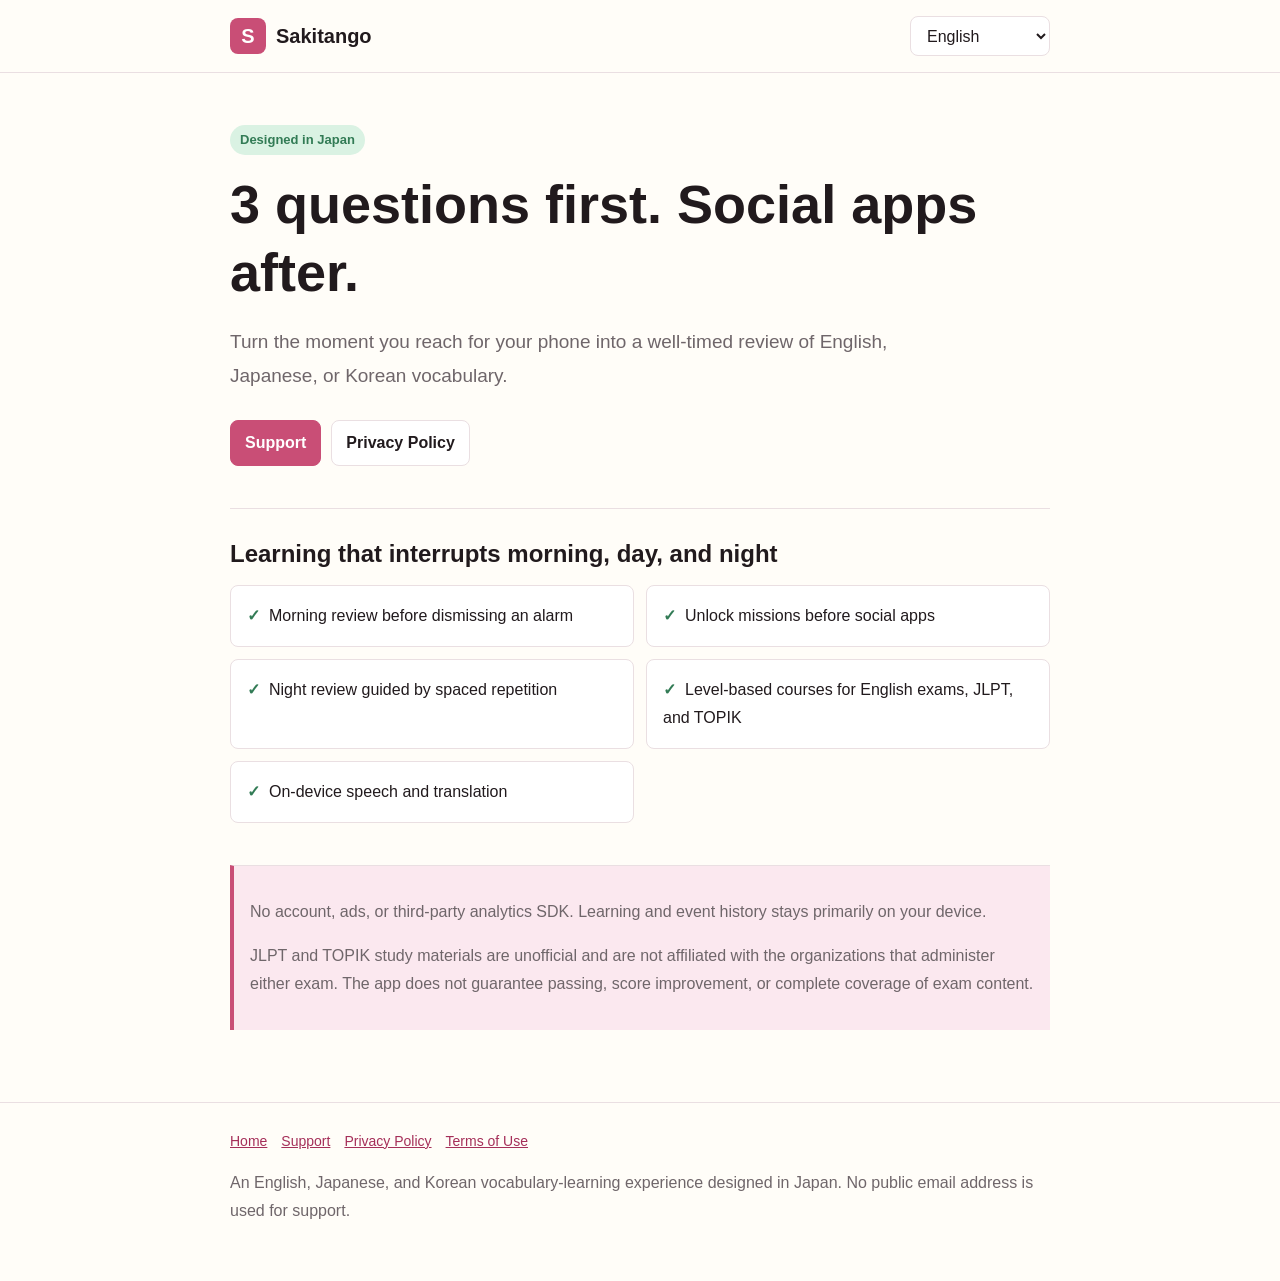
<file: index.html>
<!doctype html>
<html lang="ja">
<head>
  <meta charset="utf-8">
  <meta name="viewport" content="width=device-width, initial-scale=1">
  <meta name="description" content="サキタンゴは、スマホを開く瞬間を英語・日本語・韓国語の語彙学習に変えるiOSアプリです。">
  <title>サキタンゴ</title>
  <link rel="stylesheet" href="./site.css">
</head>
<body data-page="index">
  <header class="site-header"><div class="header-inner"><a class="brand" href="./index.html"><span class="brand-mark">S</span><span>サキタンゴ</span></a><select id="language-picker" aria-label="Language"></select></div></header>
  <main id="content">
    <span class="eyebrow">日本で企画・設計</span>
    <h1>先に3問。あとでSNS。</h1>
    <p class="lede">スマホを開く瞬間を、英語・日本語・韓国語の忘れかけた単語を復習するタイミングに変えます。</p>
  </main>
  <footer><div class="footer-inner"><div class="footer-links" id="footer-links"></div><p id="footer-note"></p></div></footer>
  <script src="./site-i18n.js"></script>
</body>
</html>
</file>
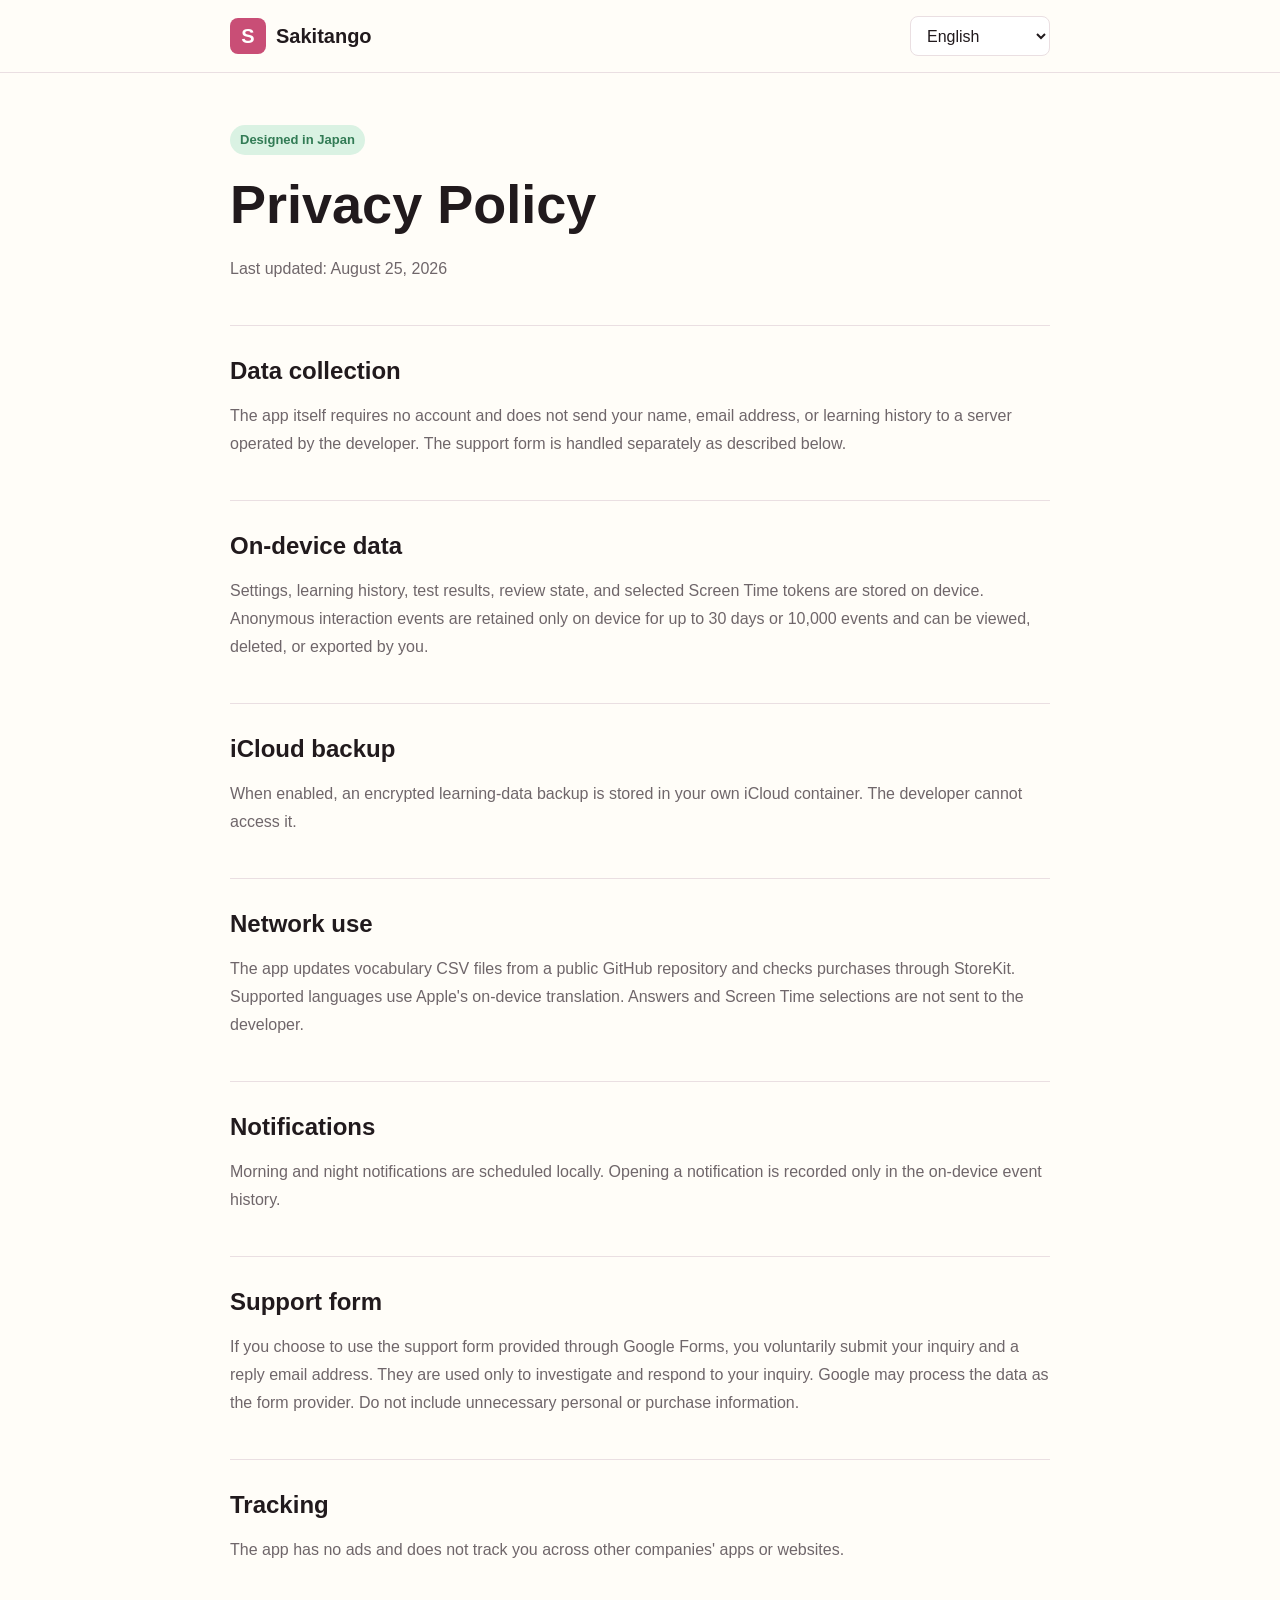
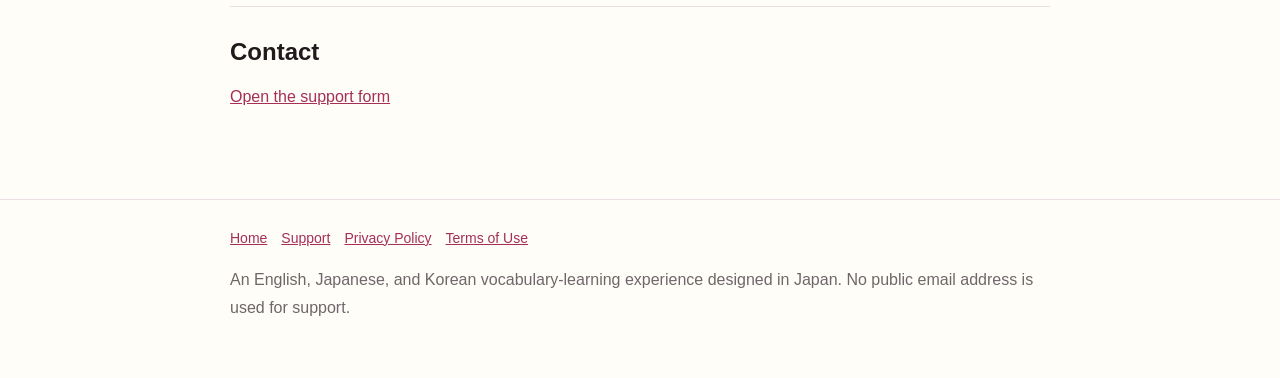
<file: privacy.html>
<!doctype html>
<html lang="ja">
<head>
  <meta charset="utf-8">
  <meta name="viewport" content="width=device-width, initial-scale=1">
  <title>サキタンゴ プライバシーポリシー</title>
  <link rel="stylesheet" href="./site.css">
</head>
<body data-page="privacy">
  <header class="site-header"><div class="header-inner"><a class="brand" href="./index.html"><span class="brand-mark">S</span><span>サキタンゴ</span></a><select id="language-picker" aria-label="Language"></select></div></header>
  <main id="content"><h1>プライバシーポリシー</h1><p>最終更新日: 2026年8月17日</p></main>
  <footer><div class="footer-inner"><div class="footer-links" id="footer-links"></div><p id="footer-note"></p></div></footer>
  <script src="./site-i18n.js"></script>
</body>
</html>
</file>
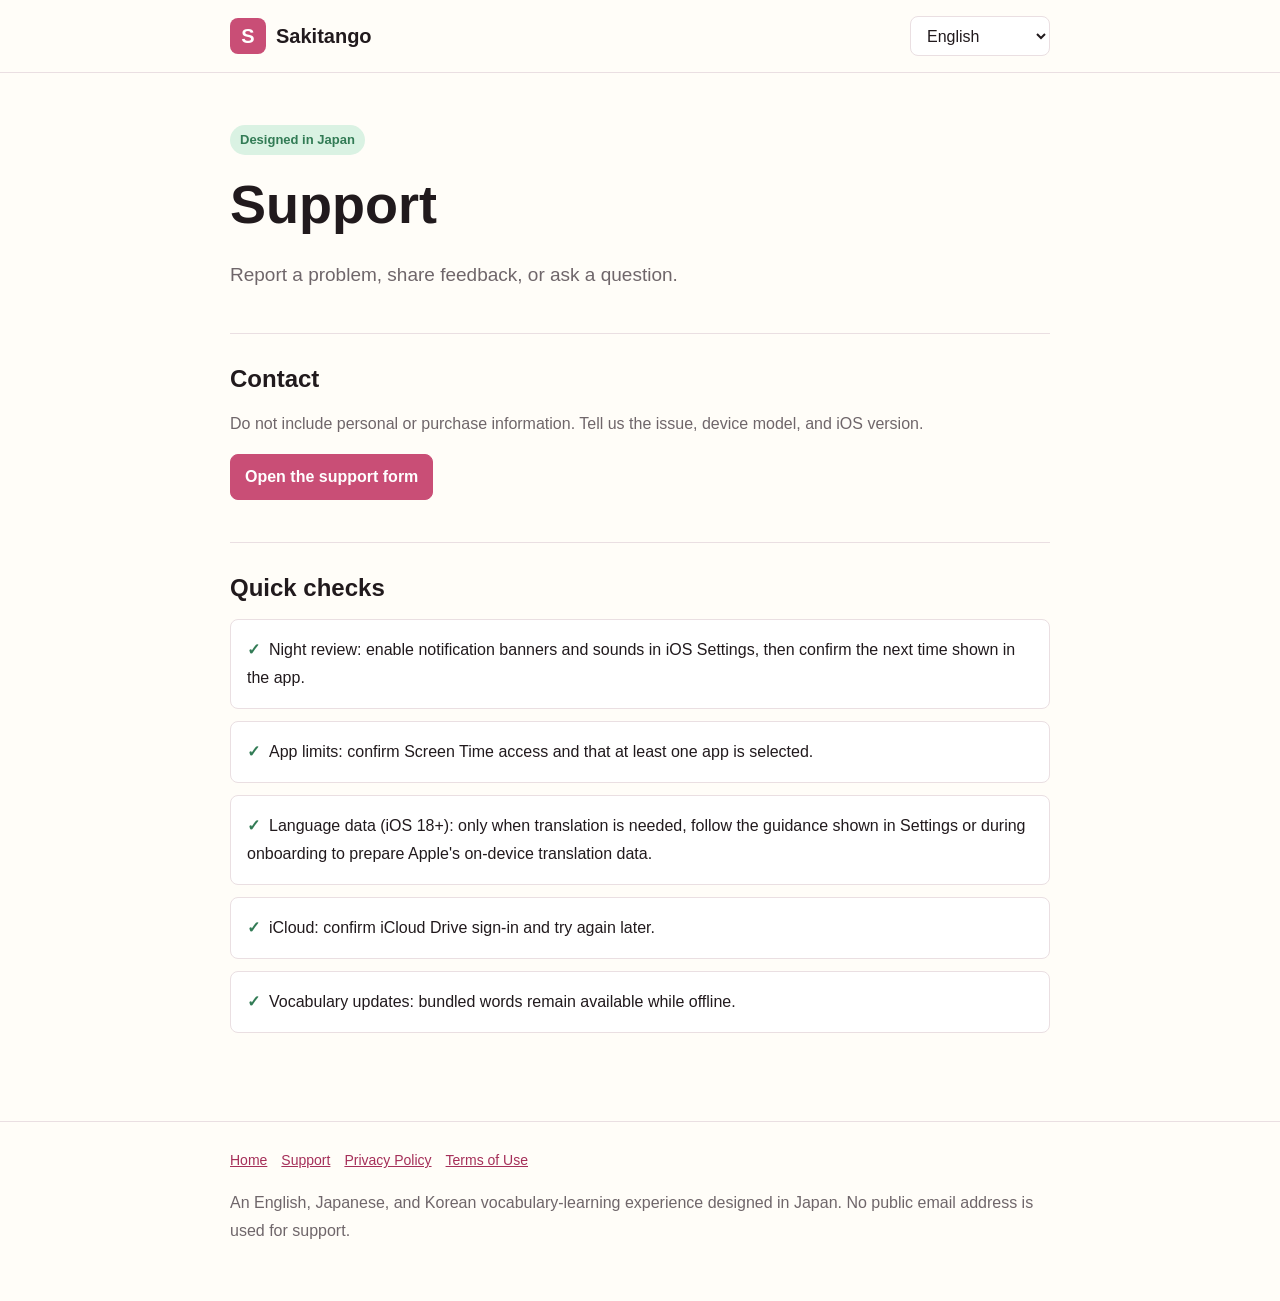
<file: support.html>
<!doctype html>
<html lang="ja">
<head>
  <meta charset="utf-8">
  <meta name="viewport" content="width=device-width, initial-scale=1">
  <title>サキタンゴ サポート</title>
  <link rel="stylesheet" href="./site.css">
</head>
<body data-page="support">
  <header class="site-header"><div class="header-inner"><a class="brand" href="./index.html"><span class="brand-mark">S</span><span>サキタンゴ</span></a><select id="language-picker" aria-label="Language"></select></div></header>
  <main id="content"><h1>サポート</h1><p class="lede">不具合報告、ご意見、ご質問はこちらで受け付けています。</p></main>
  <footer><div class="footer-inner"><div class="footer-links" id="footer-links"></div><p id="footer-note"></p></div></footer>
  <script src="./site-i18n.js"></script>
</body>
</html>
</file>
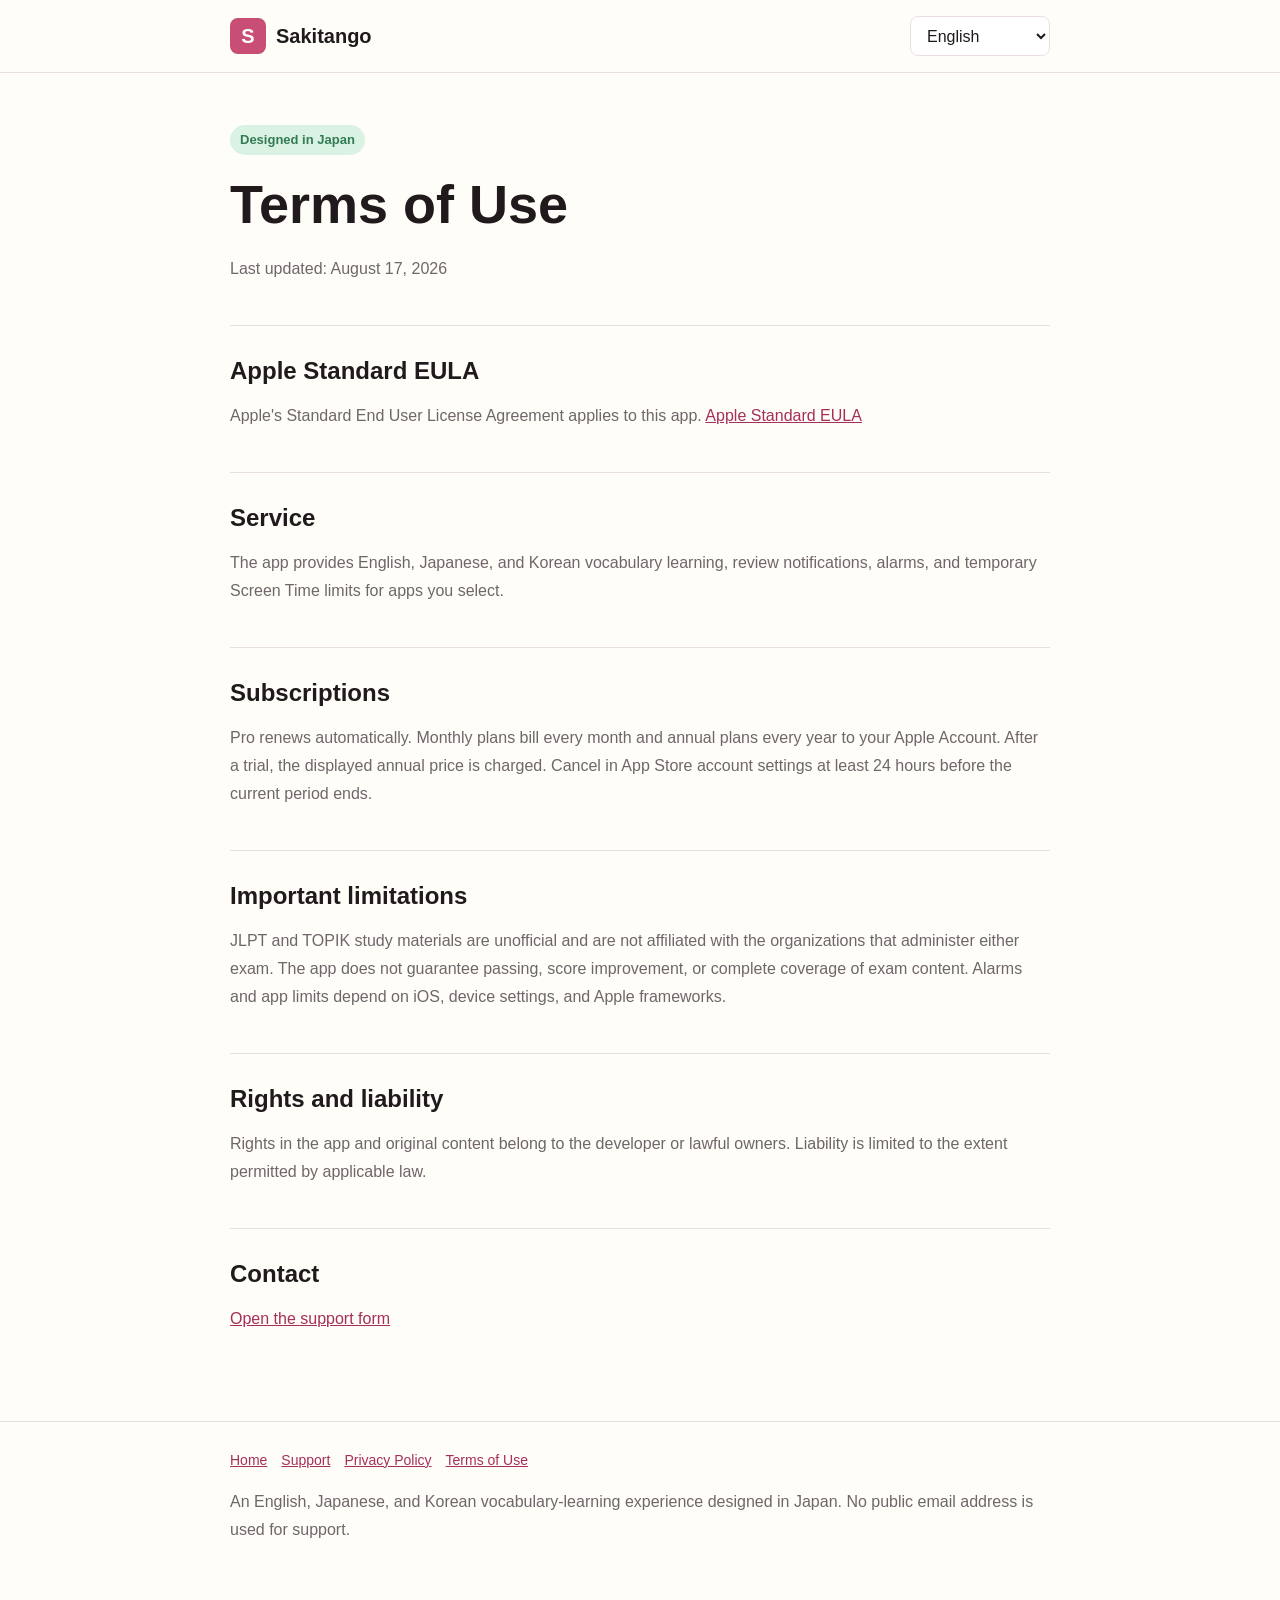
<file: terms.html>
<!doctype html>
<html lang="ja">
<head>
  <meta charset="utf-8">
  <meta name="viewport" content="width=device-width, initial-scale=1">
  <title>サキタンゴ 利用規約</title>
  <link rel="stylesheet" href="./site.css">
</head>
<body data-page="terms">
  <header class="site-header"><div class="header-inner"><a class="brand" href="./index.html"><span class="brand-mark">S</span><span>サキタンゴ</span></a><select id="language-picker" aria-label="Language"></select></div></header>
  <main id="content"><h1>利用規約</h1><p>最終更新日: 2026年8月17日</p></main>
  <footer><div class="footer-inner"><div class="footer-links" id="footer-links"></div><p id="footer-note"></p></div></footer>
  <script src="./site-i18n.js"></script>
</body>
</html>
</file>
<file: site.css>
:root {
  color-scheme: light;
  --ink: #211a1d;
  --muted: #6f666a;
  --berry: #c94e76;
  --berry-soft: #fbe8ef;
  --mint: #daf2e3;
  --green: #327b55;
  --paper: #fffdf8;
  --line: #eadfe2;
  --white: #ffffff;
}

* { box-sizing: border-box; }

body {
  margin: 0;
  background: var(--paper);
  color: var(--ink);
  font-family: -apple-system, BlinkMacSystemFont, "SF Pro Text", "Hiragino Sans", "Apple SD Gothic Neo", "PingFang TC", "Noto Sans Thai", sans-serif;
  line-height: 1.75;
}

a { color: #a52f59; }

.site-header {
  border-bottom: 1px solid var(--line);
  background: rgba(255, 253, 248, 0.96);
}

.header-inner,
main,
.footer-inner {
  width: min(820px, calc(100% - 40px));
  margin: 0 auto;
}

.header-inner {
  min-height: 72px;
  display: flex;
  align-items: center;
  justify-content: space-between;
  gap: 16px;
}

.brand {
  display: flex;
  align-items: center;
  gap: 10px;
  color: var(--ink);
  font-size: 20px;
  font-weight: 800;
  text-decoration: none;
}

.brand-mark {
  width: 36px;
  height: 36px;
  display: grid;
  place-items: center;
  border-radius: 8px;
  color: white;
  background: var(--berry);
  font-weight: 900;
}

select {
  max-width: 180px;
  min-height: 40px;
  padding: 0 32px 0 12px;
  border: 1px solid var(--line);
  border-radius: 8px;
  color: var(--ink);
  background: var(--white);
  font: inherit;
}

main { padding: 52px 0 72px; }

.eyebrow {
  display: inline-flex;
  align-items: center;
  min-height: 30px;
  padding: 3px 10px;
  border-radius: 999px;
  color: var(--green);
  background: var(--mint);
  font-size: 13px;
  font-weight: 750;
}

h1, h2 { line-height: 1.25; letter-spacing: 0; }
h1 { margin: 16px 0 14px; font-size: clamp(34px, 8vw, 54px); }
h2 { margin: 0 0 12px; font-size: 24px; }
p { color: var(--muted); font-size: 16px; }
.lede { max-width: 690px; font-size: 19px; }

.actions {
  display: flex;
  flex-wrap: wrap;
  gap: 10px;
  margin: 28px 0 4px;
}

.button {
  display: inline-flex;
  align-items: center;
  min-height: 44px;
  padding: 8px 14px;
  border: 1px solid var(--line);
  border-radius: 8px;
  color: var(--ink);
  background: var(--white);
  font-weight: 700;
  text-decoration: none;
}

.button.primary { border-color: var(--berry); color: white; background: var(--berry); }

section {
  margin-top: 42px;
  padding-top: 30px;
  border-top: 1px solid var(--line);
}

.feature-list,
.check-list {
  display: grid;
  gap: 12px;
  padding: 0;
  list-style: none;
}

.feature-list { grid-template-columns: repeat(2, minmax(0, 1fr)); }

.feature-list li,
.check-list li {
  padding: 16px;
  border: 1px solid var(--line);
  border-radius: 8px;
  background: var(--white);
}

.feature-list li::before,
.check-list li::before {
  content: "✓";
  margin-inline-end: 9px;
  color: var(--green);
  font-weight: 900;
}

.notice {
  padding: 16px;
  border-inline-start: 4px solid var(--berry);
  background: var(--berry-soft);
}

footer { border-top: 1px solid var(--line); }
.footer-inner { padding: 26px 0 40px; color: var(--muted); font-size: 14px; }
.footer-links { display: flex; flex-wrap: wrap; gap: 14px; }

[dir="rtl"] .header-inner,
[dir="rtl"] .actions,
[dir="rtl"] .footer-links { direction: rtl; }

@media (max-width: 620px) {
  .header-inner, main, .footer-inner { width: min(100% - 28px, 820px); }
  .feature-list { grid-template-columns: 1fr; }
  main { padding-top: 36px; }
  select { max-width: 145px; }
}
</file>
